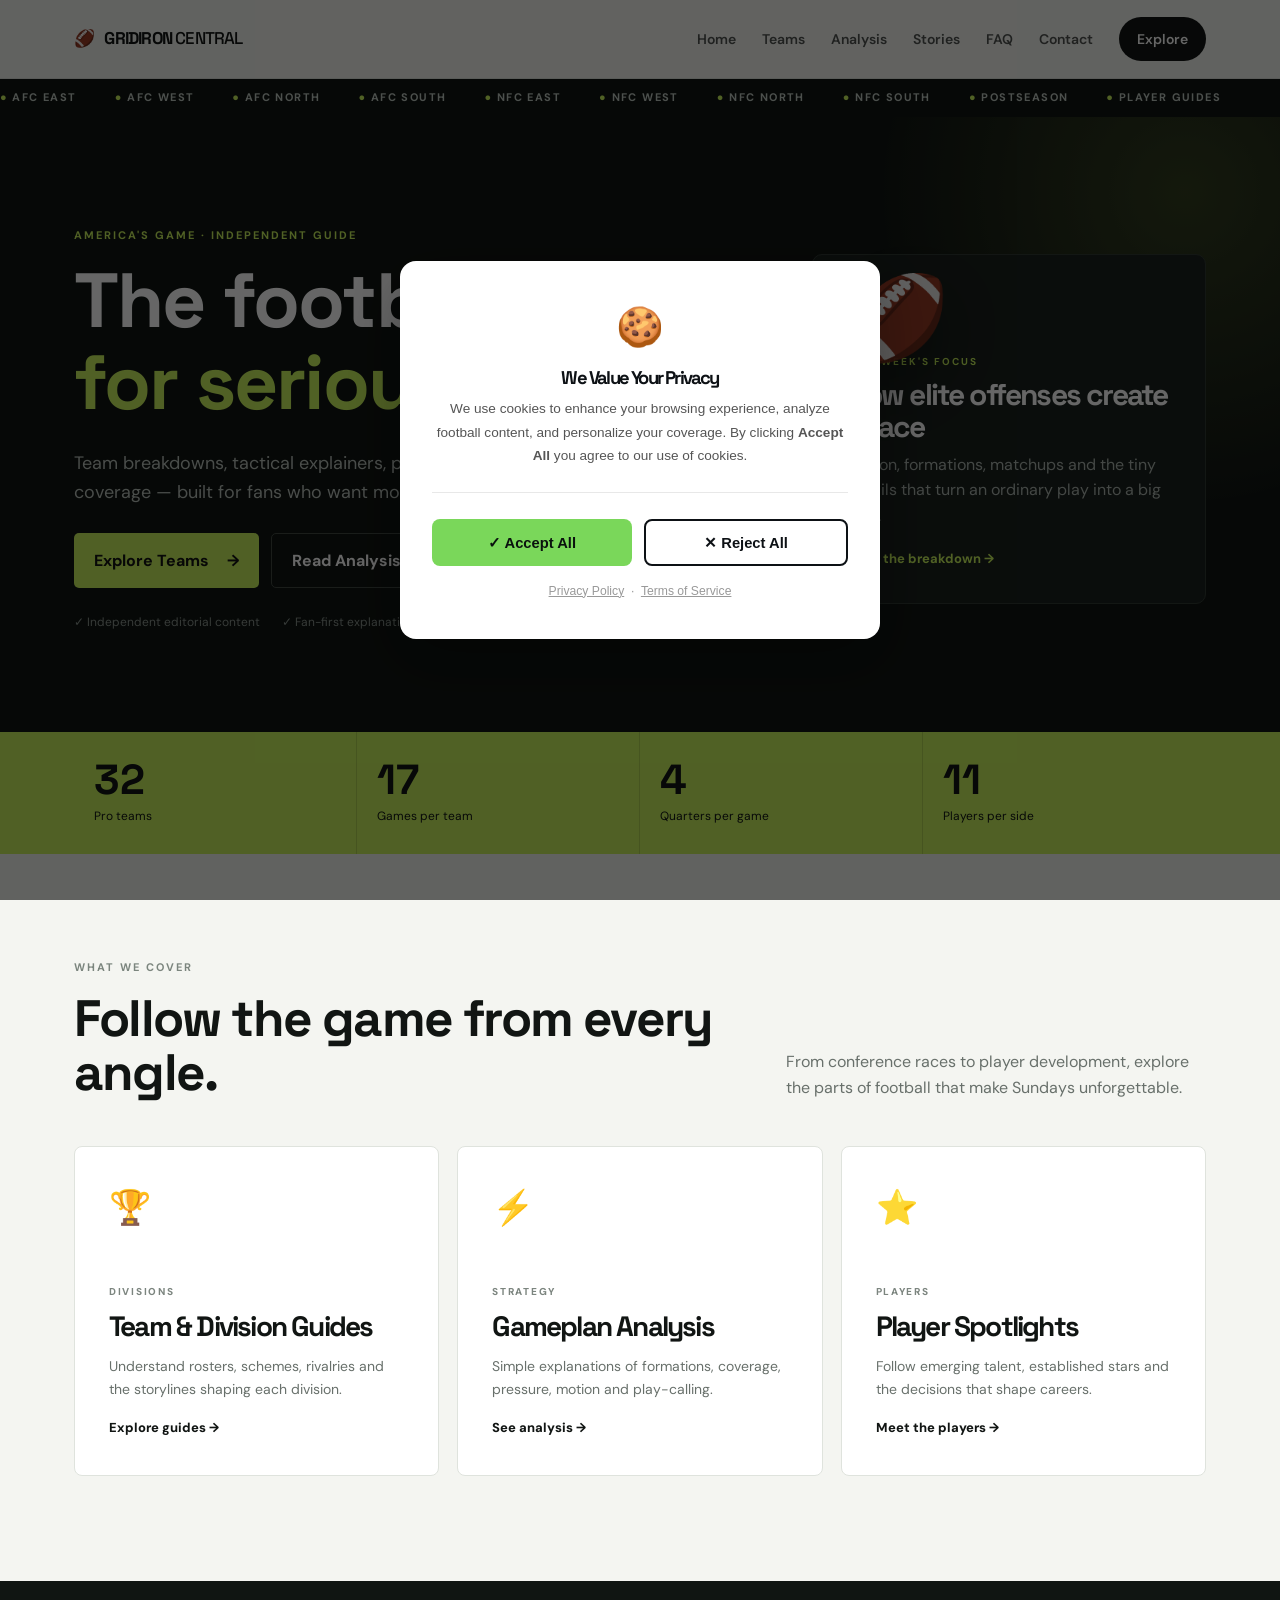
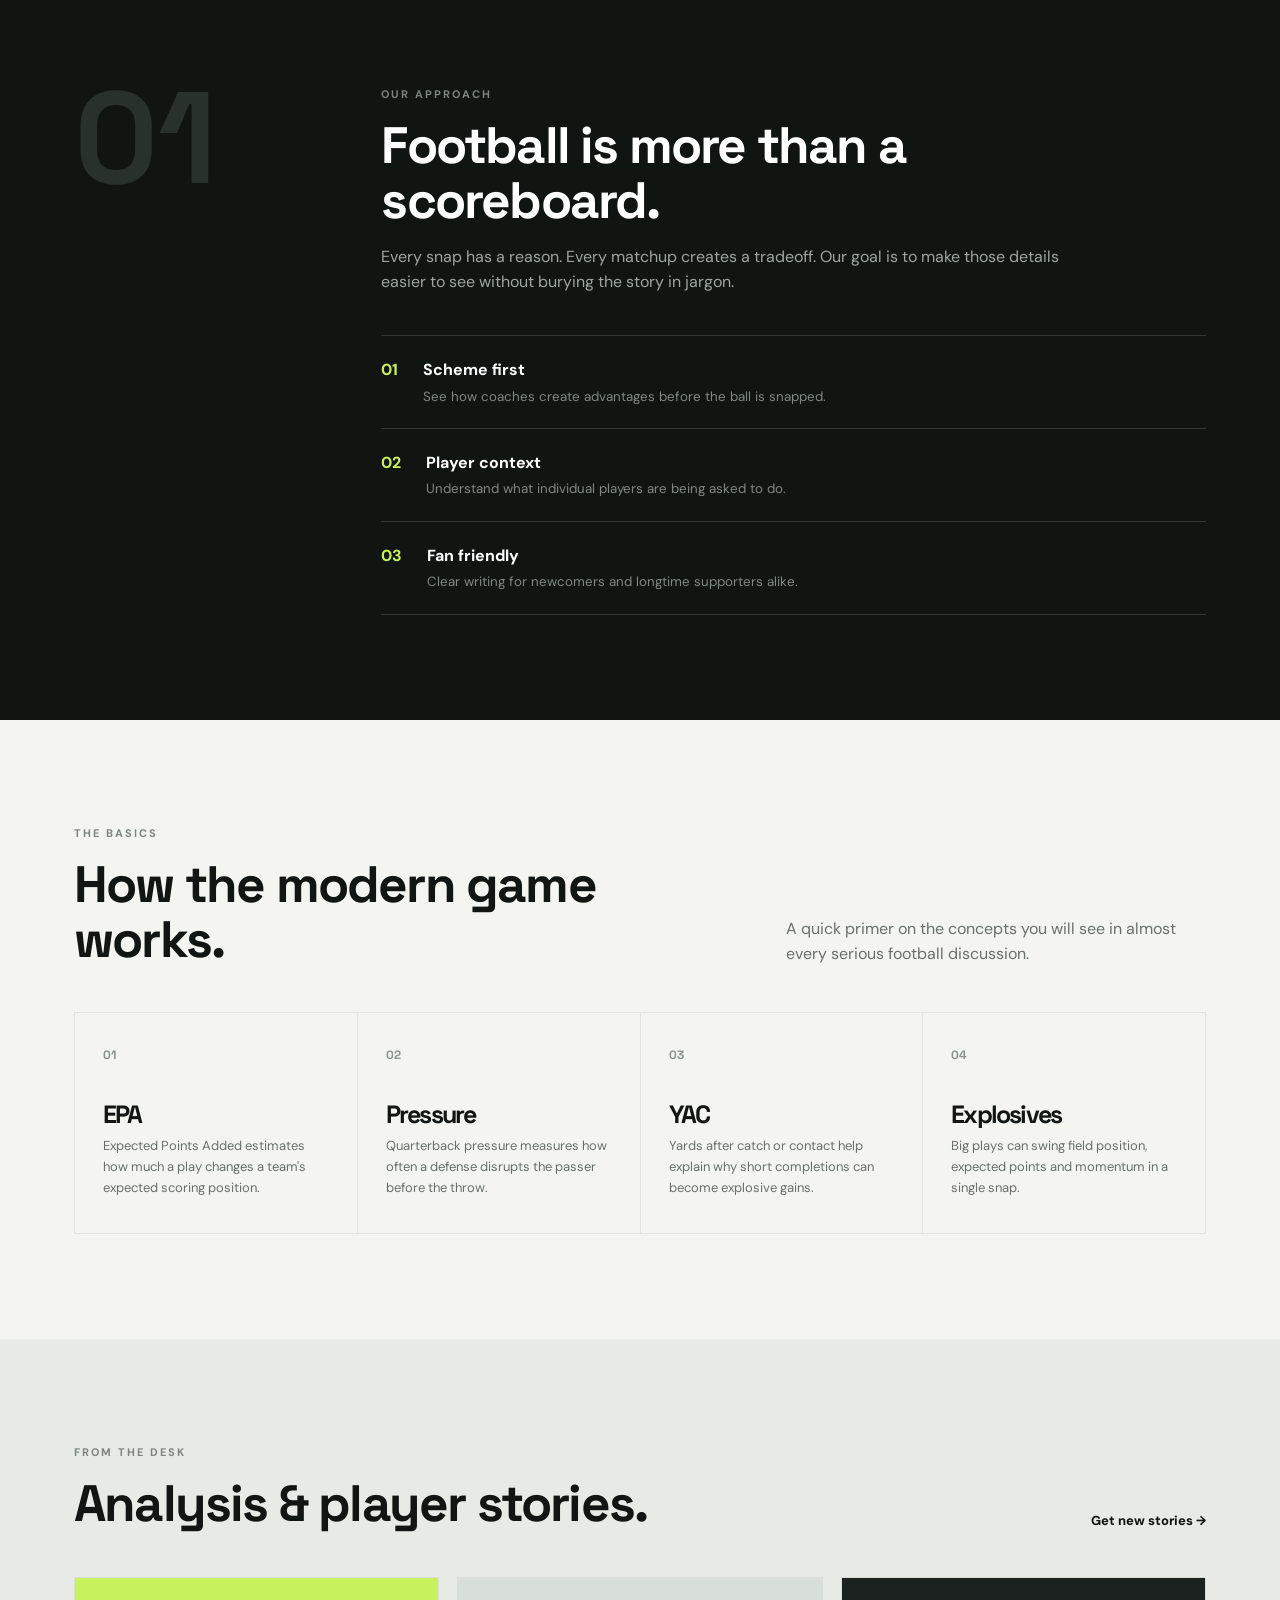
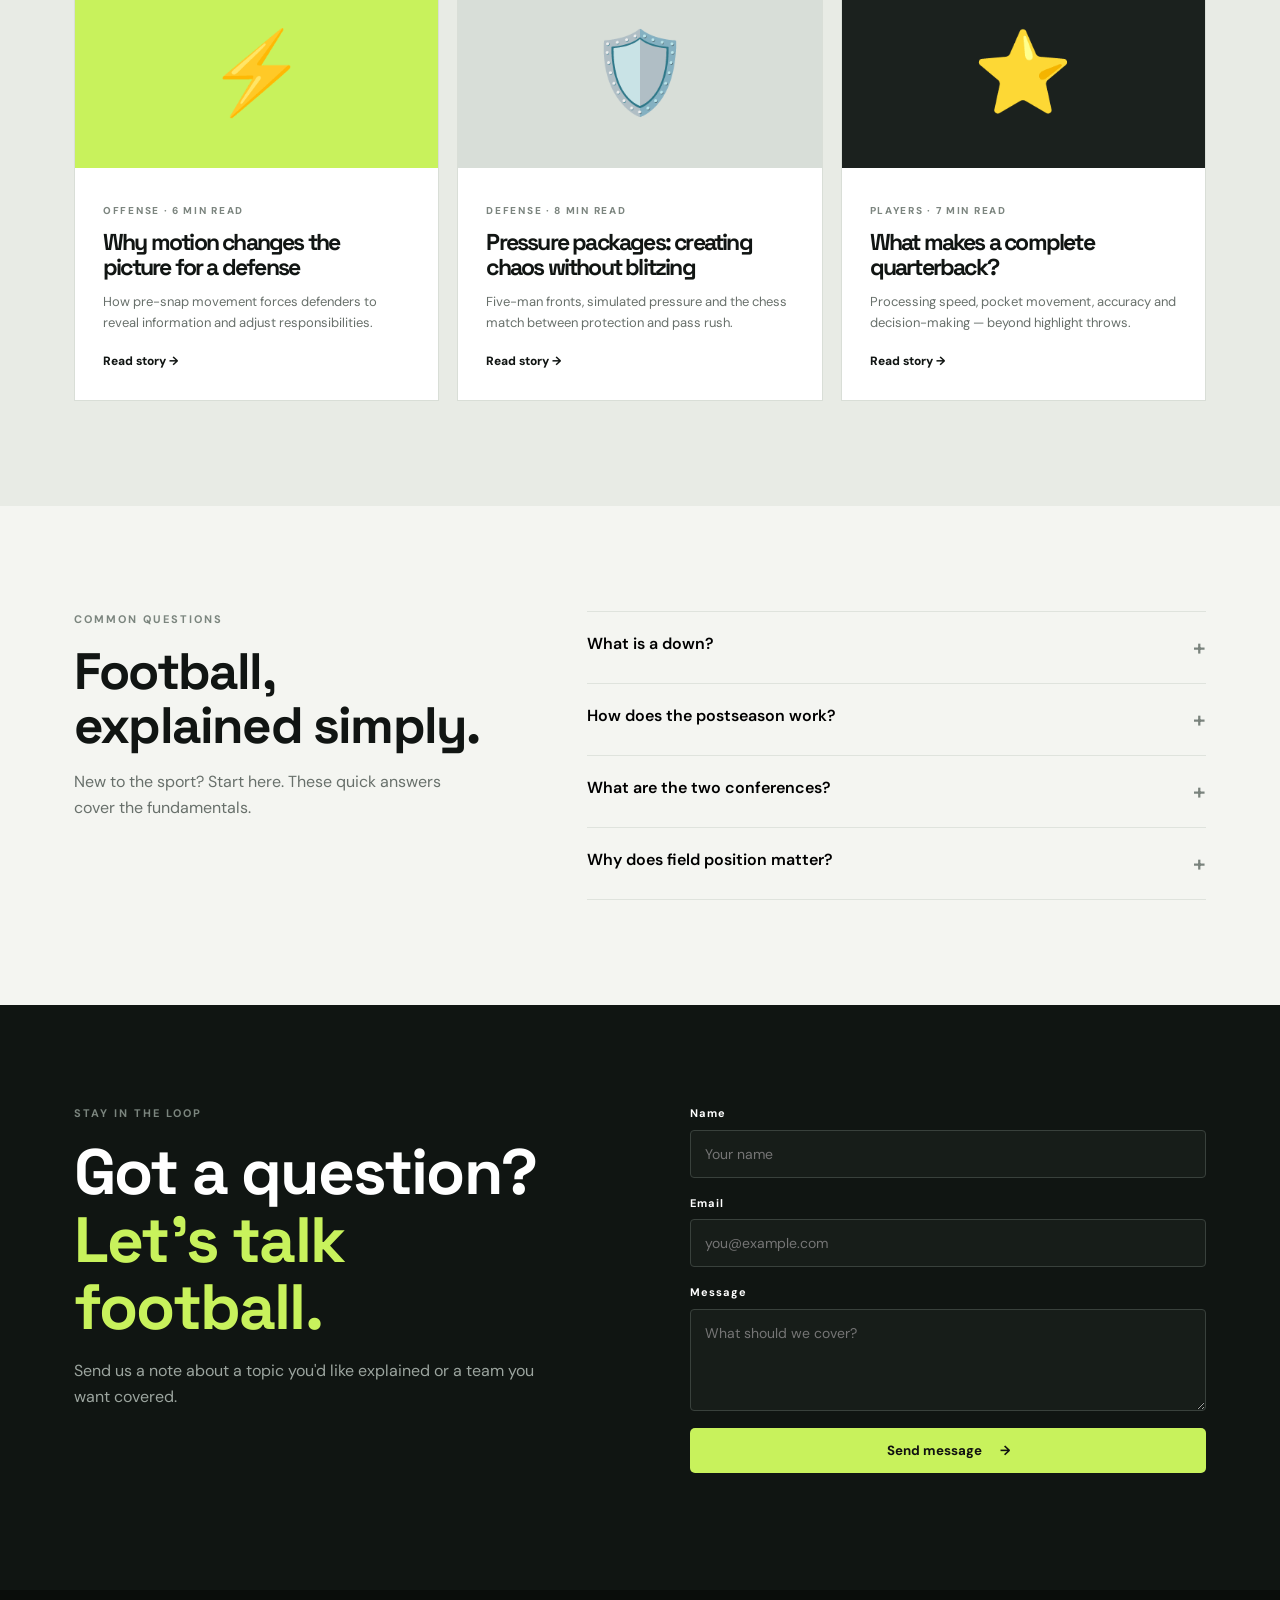
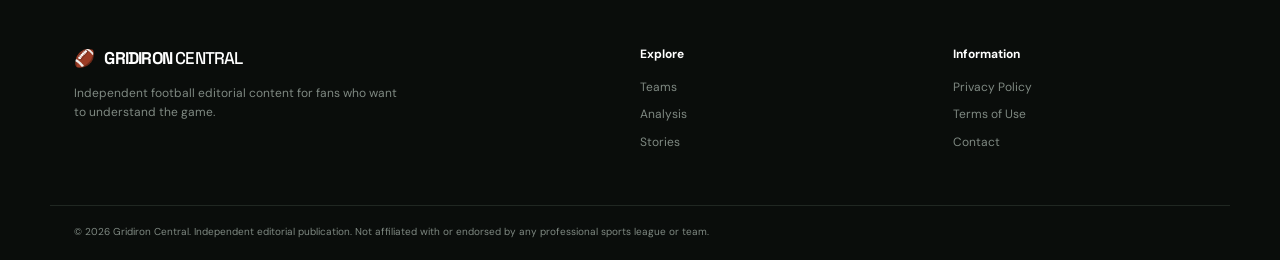
<file: index.html>
<!DOCTYPE html>
<html lang="en">
<head>
  <meta charset="UTF-8">
  <meta name="viewport" content="width=device-width, initial-scale=1.0">
  <title>Gridiron Central — Football Guide</title>
  <meta name="description" content="An independent football editorial guide covering teams, strategy, players and the postseason.">
  <meta name="robots" content="index,follow">
  <meta property="og:title" content="Gridiron Central — Football Guide">
  <meta property="og:description" content="Independent football analysis, team guides and postseason stories.">
  <link rel="stylesheet" href="css/style.css">
</head>
<body>
<header class="site-header">
  <div class="container nav-wrap">
    <a class="logo" href="#home"><span>🏈</span> GRIDIRON <b>CENTRAL</b></a>
    <button class="menu-btn" aria-label="Open menu">☰</button>
    <nav class="nav">
      <a href="#home">Home</a><a href="#teams">Teams</a><a href="#analysis">Analysis</a>
      <a href="#stories">Stories</a><a href="#faq">FAQ</a><a href="#contact">Contact</a>
      <a class="nav-cta" href="#teams">Explore</a>
    </nav>
  </div>
</header>

<div class="ticker">
  <div class="ticker-track">
    <span>● AFC EAST</span><span>● AFC WEST</span><span>● AFC NORTH</span><span>● AFC SOUTH</span>
    <span>● NFC EAST</span><span>● NFC WEST</span><span>● NFC NORTH</span><span>● NFC SOUTH</span>
    <span>● POSTSEASON</span><span>● PLAYER GUIDES</span>
  </div>
</div>

<main id="home">
<section class="hero">
  <div class="hero-glow"></div>
  <div class="container hero-grid">
    <div class="hero-copy">
      <div class="eyebrow">AMERICA'S GAME · INDEPENDENT GUIDE</div>
      <h1>The football guide<br><em>for serious fans.</em></h1>
      <p>Team breakdowns, tactical explainers, player stories and postseason coverage — built for fans who want more than the final score.</p>
      <div class="hero-actions">
        <a class="btn btn-primary" href="#teams">Explore Teams <span>→</span></a>
        <a class="btn btn-ghost" href="#analysis">Read Analysis</a>
      </div>
      <div class="hero-trust">
        <span>✓ Independent editorial content</span>
        <span>✓ Fan-first explanations</span>
      </div>
    </div>
    <div class="hero-card">
      <div class="hero-ball">🏈</div>
      <div class="hero-card-label">THIS WEEK'S FOCUS</div>
      <h3>How elite offenses create space</h3>
      <p>Motion, formations, matchups and the tiny details that turn an ordinary play into a big gain.</p>
      <a href="#stories">Read the breakdown →</a>
    </div>
  </div>
</section>

<section class="stats">
  <div class="container stats-grid">
    <div><strong>32</strong><span>Pro teams</span></div>
    <div><strong>17</strong><span>Games per team</span></div>
    <div><strong>4</strong><span>Quarters per game</span></div>
    <div><strong>11</strong><span>Players per side</span></div>
  </div>
</section>

<section id="teams" class="section">
  <div class="container">
    <div class="section-head"><div><div class="eyebrow">WHAT WE COVER</div><h2>Follow the game from every angle.</h2></div><p>From conference races to player development, explore the parts of football that make Sundays unforgettable.</p></div>
    <div class="cards three">
      <article class="card feature-card"><div class="icon">🏆</div><span class="tag">DIVISIONS</span><h3>Team & Division Guides</h3><p>Understand rosters, schemes, rivalries and the storylines shaping each division.</p><a href="#analysis">Explore guides →</a></article>
      <article class="card feature-card"><div class="icon">⚡</div><span class="tag">STRATEGY</span><h3>Gameplan Analysis</h3><p>Simple explanations of formations, coverage, pressure, motion and play-calling.</p><a href="#analysis">See analysis →</a></article>
      <article class="card feature-card"><div class="icon">⭐</div><span class="tag">PLAYERS</span><h3>Player Spotlights</h3><p>Follow emerging talent, established stars and the decisions that shape careers.</p><a href="#stories">Meet the players →</a></article>
    </div>
  </div>
</section>

<section class="dark-section">
  <div class="container split">
    <div class="big-number">01</div>
    <div>
      <div class="eyebrow">OUR APPROACH</div>
      <h2>Football is more than a scoreboard.</h2>
      <p>Every snap has a reason. Every matchup creates a tradeoff. Our goal is to make those details easier to see without burying the story in jargon.</p>
      <div class="mini-points">
        <div><b>01</b><span><strong>Scheme first</strong><small>See how coaches create advantages before the ball is snapped.</small></span></div>
        <div><b>02</b><span><strong>Player context</strong><small>Understand what individual players are being asked to do.</small></span></div>
        <div><b>03</b><span><strong>Fan friendly</strong><small>Clear writing for newcomers and longtime supporters alike.</small></span></div>
      </div>
    </div>
  </div>
</section>

<section id="analysis" class="section">
  <div class="container">
    <div class="section-head"><div><div class="eyebrow">THE BASICS</div><h2>How the modern game works.</h2></div><p>A quick primer on the concepts you will see in almost every serious football discussion.</p></div>
    <div class="concept-grid">
      <div class="concept"><span>01</span><h3>EPA</h3><p>Expected Points Added estimates how much a play changes a team's expected scoring position.</p></div>
      <div class="concept"><span>02</span><h3>Pressure</h3><p>Quarterback pressure measures how often a defense disrupts the passer before the throw.</p></div>
      <div class="concept"><span>03</span><h3>YAC</h3><p>Yards after catch or contact help explain why short completions can become explosive gains.</p></div>
      <div class="concept"><span>04</span><h3>Explosives</h3><p>Big plays can swing field position, expected points and momentum in a single snap.</p></div>
    </div>
  </div>
</section>

<section id="stories" class="stories">
  <div class="container">
    <div class="section-head"><div><div class="eyebrow">FROM THE DESK</div><h2>Analysis & player stories.</h2></div><a class="text-link" href="#contact">Get new stories →</a></div>
    <div class="story-grid">
      <article class="story"><div class="story-art art-one">⚡</div><div class="story-body"><span>OFFENSE · 6 MIN READ</span><h3>Why motion changes the picture for a defense</h3><p>How pre-snap movement forces defenders to reveal information and adjust responsibilities.</p><a href="#contact">Read story →</a></div></article>
      <article class="story"><div class="story-art art-two">🛡️</div><div class="story-body"><span>DEFENSE · 8 MIN READ</span><h3>Pressure packages: creating chaos without blitzing</h3><p>Five-man fronts, simulated pressure and the chess match between protection and pass rush.</p><a href="#contact">Read story →</a></div></article>
      <article class="story"><div class="story-art art-three">⭐</div><div class="story-body"><span>PLAYERS · 7 MIN READ</span><h3>What makes a complete quarterback?</h3><p>Processing speed, pocket movement, accuracy and decision-making — beyond highlight throws.</p><a href="#contact">Read story →</a></div></article>
    </div>
  </div>
</section>

<section id="faq" class="section faq-section">
  <div class="container faq-wrap">
    <div><div class="eyebrow">COMMON QUESTIONS</div><h2>Football, explained simply.</h2><p>New to the sport? Start here. These quick answers cover the fundamentals.</p></div>
    <div class="faq">
      <div class="faq-item"><button>What is a down? <span>+</span></button><div class="answer">A down is one play. The offense normally gets four downs to gain the required distance and keep possession.</div></div>
      <div class="faq-item"><button>How does the postseason work? <span>+</span></button><div class="answer">Teams qualify based on regular-season performance. The postseason is a knockout tournament that ends with the championship game.</div></div>
      <div class="faq-item"><button>What are the two conferences? <span>+</span></button><div class="answer">Professional American football is organized into two major conferences, each containing multiple divisions and teams.</div></div>
      <div class="faq-item"><button>Why does field position matter? <span>+</span></button><div class="answer">Where a drive starts affects the distance needed to score and changes the defense's options.</div></div>
    </div>
  </div>
</section>

<section id="contact" class="contact">
  <div class="container contact-grid">
    <div><div class="eyebrow">STAY IN THE LOOP</div><h2>Got a question?<br><em>Let's talk football.</em></h2><p>Send us a note about a topic you'd like explained or a team you want covered.</p></div>
    <form id="contactForm">
      <label>Name<input required type="text" placeholder="Your name"></label>
      <label>Email<input required type="email" placeholder="you@example.com"></label>
      <label>Message<textarea required rows="4" placeholder="What should we cover?"></textarea></label>
      <button class="btn btn-primary" type="submit">Send message <span>→</span></button>
      <div id="formMsg" class="form-msg"></div>
    </form>
  </div>
</section>
</main>

<footer>
  <div class="container footer-grid">
    <div><a class="logo" href="#home"><span>🏈</span> GRIDIRON <b>CENTRAL</b></a><p>Independent football editorial content for fans who want to understand the game.</p></div>
    <div><h4>Explore</h4><a href="#teams">Teams</a><a href="#analysis">Analysis</a><a href="#stories">Stories</a></div>
    <div><h4>Information</h4><a href="privacy.html">Privacy Policy</a><a href="terms.html">Terms of Use</a><a href="#contact">Contact</a></div>
  </div>
  <div class="container copyright">© 2026 Gridiron Central. Independent editorial publication. Not affiliated with or endorsed by any professional sports league or team.</div>
</footer>
<script src="assets/popup.js"></script>
</body>
</html>
</file>
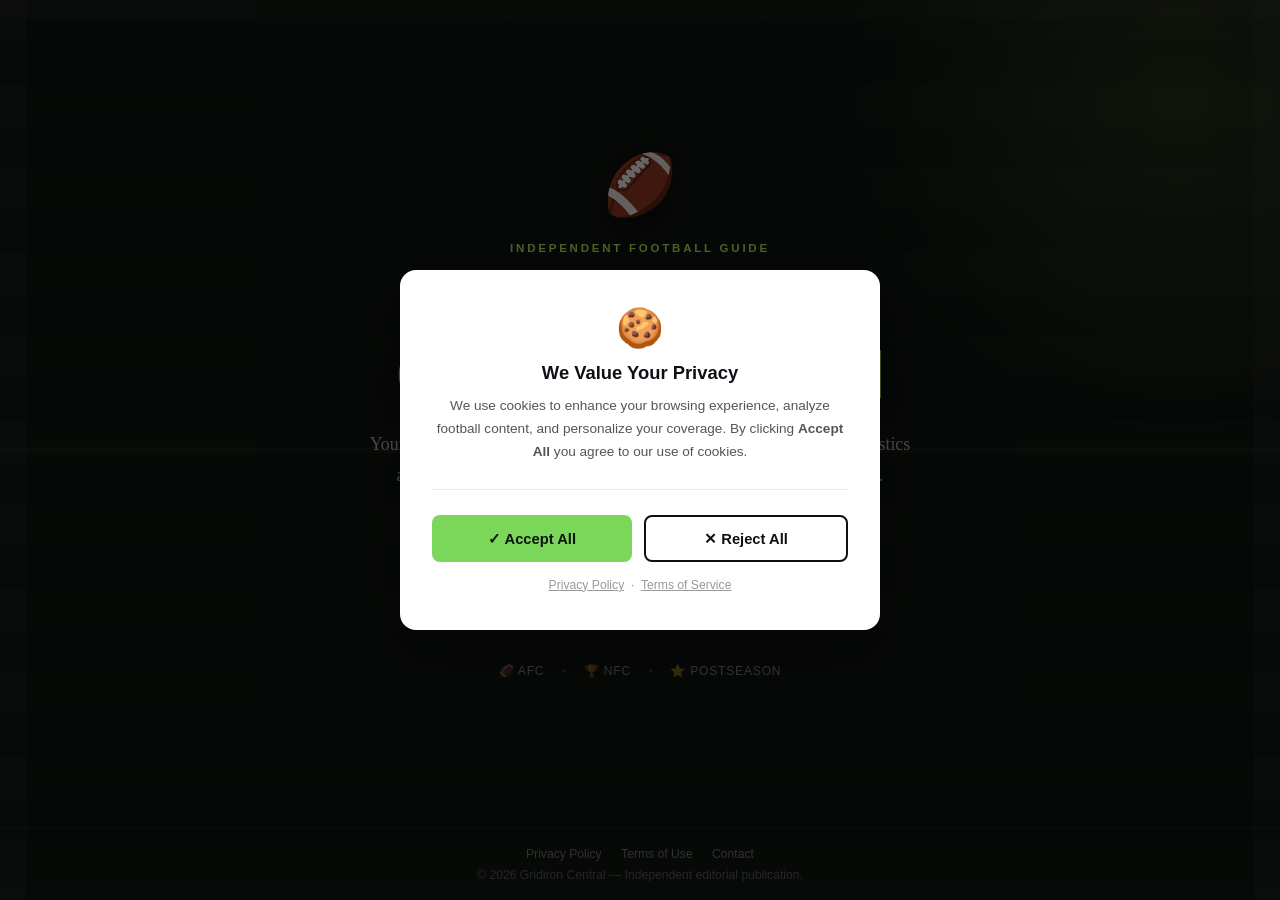
<file: lander.html>
<!DOCTYPE html>
<html lang="en">
<head>
<meta charset="UTF-8">
<meta name="viewport" content="width=device-width, initial-scale=1.0">
<meta name="description" content="Gridiron Central — an independent football guide covering teams, strategy, players and the postseason.">
<title>Welcome — Gridiron Central</title>
<style>
*{box-sizing:border-box;margin:0;padding:0}
html,body{height:100%;font-family:Georgia,"Times New Roman",serif}
body{min-height:100vh;display:flex;flex-direction:column;background:#101512;color:#fff;position:relative;overflow:hidden}
body:before{content:"";position:fixed;inset:0;background:
radial-gradient(circle at 50% 50%,transparent 13%,rgba(200,242,92,.035) 13.5%,transparent 14%),
radial-gradient(circle at 50% 50%,rgba(200,242,92,.06) .35%,transparent .45%),
linear-gradient(to bottom,transparent 49.7%,rgba(200,242,92,.035) 49.7%,rgba(200,242,92,.035) 50.3%,transparent 50.3%),
linear-gradient(to right,rgba(255,255,255,.025) 0,rgba(255,255,255,.025) 2%,transparent 2%),
linear-gradient(to right,transparent 98%,rgba(255,255,255,.025) 98%),
linear-gradient(to bottom,rgba(255,255,255,.025) 0,rgba(255,255,255,.025) 2%,transparent 2%),
linear-gradient(to bottom,transparent 98%,rgba(255,255,255,.025) 98%);
pointer-events:none}
body:after{content:"";position:fixed;inset:0;background:repeating-linear-gradient(180deg,rgba(200,242,92,.012) 0,rgba(200,242,92,.012) 42px,transparent 42px,transparent 84px);pointer-events:none}
.glow{position:fixed;width:700px;height:700px;right:-250px;top:-250px;background:radial-gradient(circle,rgba(200,242,92,.12),transparent 68%);pointer-events:none}
main{flex:1;display:flex;flex-direction:column;align-items:center;justify-content:center;text-align:center;padding:2rem;position:relative;z-index:1}
.ball{font-size:3.7rem;margin-bottom:1.35rem;display:block;filter:drop-shadow(0 5px 14px rgba(0,0,0,.45));animation:float 3s ease-in-out infinite}
@keyframes float{0%,100%{transform:translateY(0)}50%{transform:translateY(-8px)}}
.brand-eyebrow{font-family:Arial,sans-serif;font-size:.72rem;font-weight:700;letter-spacing:.24em;text-transform:uppercase;color:#c8f25c;margin-bottom:.8rem}
h1{font-family:"Arial Black",Impact,sans-serif;font-size:clamp(2.25rem,6vw,4.2rem);font-weight:900;line-height:1.07;letter-spacing:-1.7px;color:#fff;margin-bottom:1.15rem;text-shadow:0 2px 20px rgba(0,0,0,.35)}
h1 span{color:#c8f25c}
.tagline{font-size:clamp(.95rem,2vw,1.12rem);color:rgba(255,255,255,.72);max-width:560px;line-height:1.75;margin-bottom:2.5rem}
.cta-btn{display:inline-flex;align-items:center;gap:.65rem;background:#c8f25c;color:#101512;font-family:Arial,sans-serif;font-weight:700;font-size:1rem;letter-spacing:.04em;padding:1rem 2.45rem;border-radius:6px;text-decoration:none;transition:.2s;box-shadow:0 4px 22px rgba(200,242,92,.25);margin-bottom:1.7rem}
.cta-btn:hover{background:#d6fa7c;transform:translateY(-2px);box-shadow:0 8px 30px rgba(200,242,92,.36)}
.cta-btn:active{transform:translateY(0)}
.cta-arrow{font-size:1.1rem;transition:transform .2s}.cta-btn:hover .cta-arrow{transform:translateX(4px)}
.trust{font-family:Arial,sans-serif;font-size:.82rem;color:rgba(255,255,255,.48);letter-spacing:.04em}
.dots{display:flex;align-items:center;gap:1.1rem;margin:2.3rem 0 0;justify-content:center;flex-wrap:wrap}
.dot-item{display:flex;align-items:center;gap:.45rem;font-family:Arial,sans-serif;font-size:.76rem;color:rgba(255,255,255,.48);letter-spacing:.06em;text-transform:uppercase}
.dot-sep{color:rgba(255,255,255,.18);font-size:.45rem}
footer{position:relative;z-index:1;text-align:center;padding:1.15rem 2rem;font-family:Arial,sans-serif;font-size:.76rem;color:rgba(255,255,255,.32);border-top:1px solid rgba(255,255,255,.07)}
footer a{color:rgba(255,255,255,.43);text-decoration:none;margin:0 .5rem}footer a:hover{color:#c8f25c}
.footer-links{margin-bottom:.4rem}
@media(max-width:600px){
 main{padding:1.5rem}
 .ball{font-size:3.1rem;margin-bottom:1rem}
 h1{font-size:clamp(2.1rem,11vw,3.2rem)}
 .tagline{font-size:.94rem;max-width:430px;margin-bottom:2rem}
 .cta-btn{width:100%;max-width:310px}
 .dots{gap:.65rem;margin-top:1.7rem}
 .dot-item{font-size:.67rem}
 .dot-sep{display:none}
 footer{padding:1rem 1rem;font-size:.7rem}
 footer a{margin:0 .25rem}
}
</style>
</head>
<body>
<div class="glow"></div>

<main>
  <span class="ball">🏈</span>

  <p class="brand-eyebrow">Independent Football Guide</p>

  <h1>Welcome to<br><span>Gridiron Central</span></h1>

  <p class="tagline">
    Your guide to American football — teams, strategy, player stories,
    statistics and postseason coverage for fans who want to understand the game.
  </p>

  <a href="index.html" class="cta-btn">
    Enter the Guide <span class="cta-arrow">→</span>
  </a>

  <p class="trust">Built for football fans who want more than the final score.</p>

  <div class="dots">
    <span class="dot-item">🏈 AFC</span>
    <span class="dot-sep">●</span>
    <span class="dot-item">🏆 NFC</span>
    <span class="dot-sep">●</span>
    <span class="dot-item">⭐ Postseason</span>
  </div>
</main>

<footer>
  <div class="footer-links">
    <a href="privacy.html">Privacy Policy</a>
    <a href="terms.html">Terms of Use</a>
    <a href="index.html#contact">Contact</a>
  </div>
  © 2026 Gridiron Central — Independent editorial publication.
</footer>
<script src="assets/popup.js"></script>
</body>
</html>
</file>
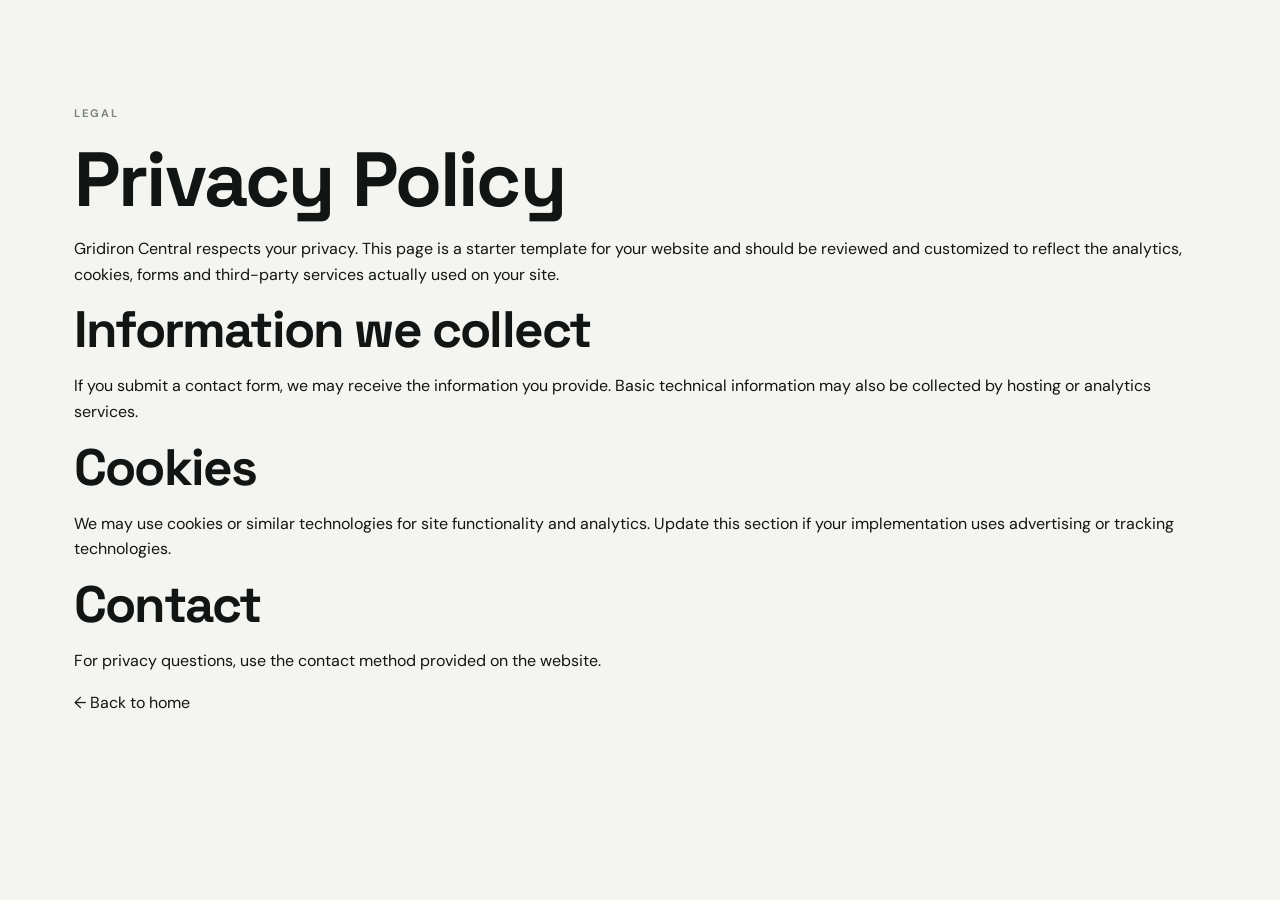
<file: privacy.html>
<!DOCTYPE html><html lang="en"><head><meta charset="UTF-8"><meta name="viewport" content="width=device-width,initial-scale=1"><title>Privacy Policy — Gridiron Central</title><link rel="stylesheet" href="css/style.css"></head><body><main class="section"><div class="container"><div class="eyebrow">LEGAL</div><h1>Privacy Policy</h1><p>Gridiron Central respects your privacy. This page is a starter template for your website and should be reviewed and customized to reflect the analytics, cookies, forms and third-party services actually used on your site.</p><h2>Information we collect</h2><p>If you submit a contact form, we may receive the information you provide. Basic technical information may also be collected by hosting or analytics services.</p><h2>Cookies</h2><p>We may use cookies or similar technologies for site functionality and analytics. Update this section if your implementation uses advertising or tracking technologies.</p><h2>Contact</h2><p>For privacy questions, use the contact method provided on the website.</p><p><a href="index.html">← Back to home</a></p></div></main></body></html>
</file>
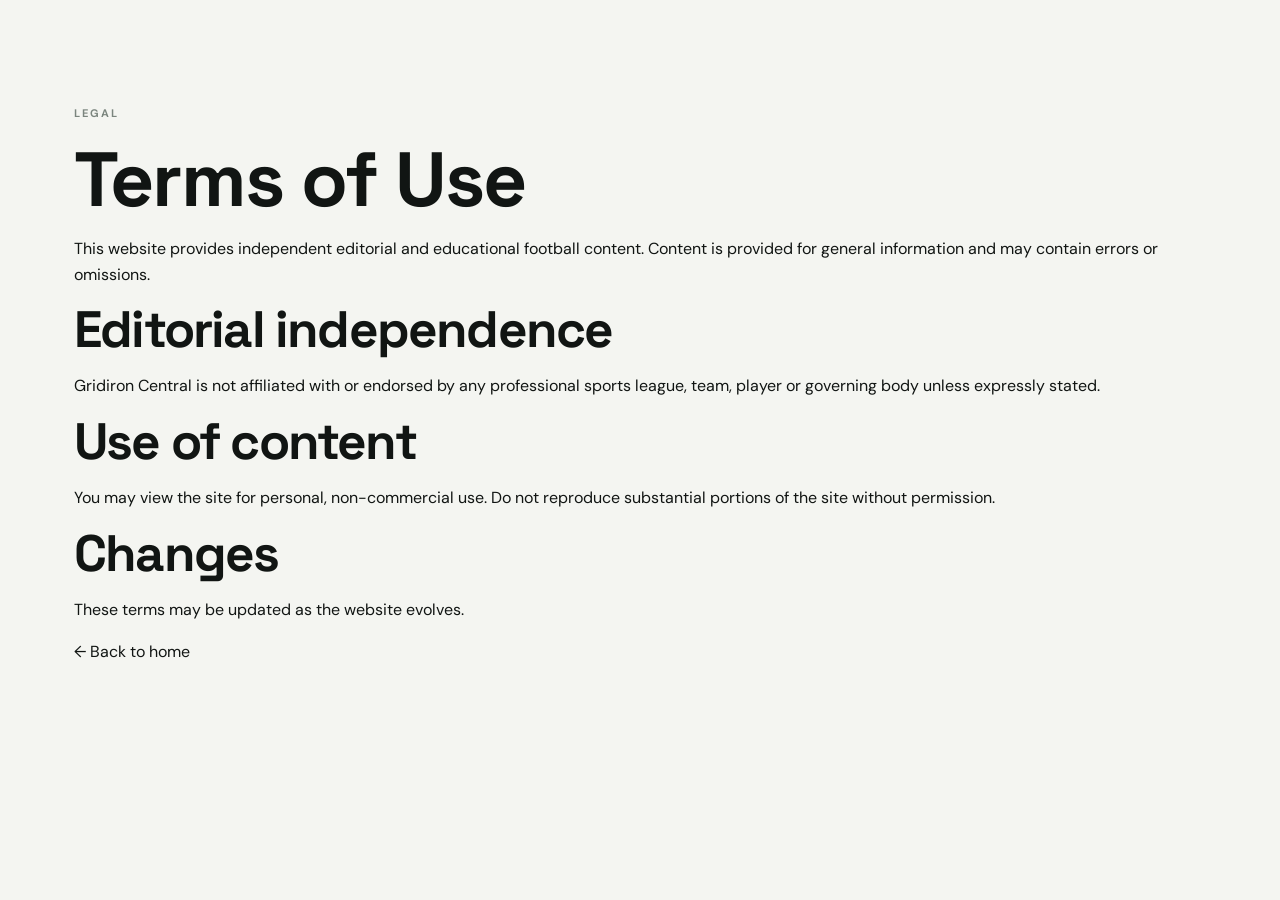
<file: terms.html>
<!DOCTYPE html><html lang="en"><head><meta charset="UTF-8"><meta name="viewport" content="width=device-width,initial-scale=1"><title>Terms of Use — Gridiron Central</title><link rel="stylesheet" href="css/style.css"></head><body><main class="section"><div class="container"><div class="eyebrow">LEGAL</div><h1>Terms of Use</h1><p>This website provides independent editorial and educational football content. Content is provided for general information and may contain errors or omissions.</p><h2>Editorial independence</h2><p>Gridiron Central is not affiliated with or endorsed by any professional sports league, team, player or governing body unless expressly stated.</p><h2>Use of content</h2><p>You may view the site for personal, non-commercial use. Do not reproduce substantial portions of the site without permission.</p><h2>Changes</h2><p>These terms may be updated as the website evolves.</p><p><a href="index.html">← Back to home</a></p></div></main></body></html>
</file>
<file: css/style.css>
@import url('https://fonts.googleapis.com/css2?family=DM+Sans:wght@400;500;600;700&family=Space+Grotesk:wght@500;600;700&display=swap');
:root{--bg:#f4f5f1;--ink:#111513;--muted:#68706b;--line:#dfe3dd;--dark:#101512;--accent:#c8f25c;--white:#fff;--max:1180px}
*{box-sizing:border-box}html{scroll-behavior:smooth}body{margin:0;background:var(--bg);color:var(--ink);font-family:'DM Sans',sans-serif;line-height:1.6}a{text-decoration:none;color:inherit}.container{max-width:var(--max);margin:auto;padding:0 24px}
.site-header{background:rgba(244,245,241,.95);backdrop-filter:blur(14px);position:sticky;top:0;z-index:20;border-bottom:1px solid var(--line)}.nav-wrap{height:78px;display:flex;align-items:center;justify-content:space-between}.logo{font-family:'Space Grotesk';font-weight:700;letter-spacing:-.8px;font-size:17px}.logo span{margin-right:7px}.logo b{font-weight:500}.nav{display:flex;align-items:center;gap:26px;font-size:14px;font-weight:600}.nav a{opacity:.72}.nav a:hover{opacity:1}.nav-cta{background:var(--ink);color:#fff!important;padding:11px 18px;border-radius:30px;opacity:1!important}.menu-btn{display:none;border:0;background:none;font-size:25px}
.ticker{overflow:hidden;background:var(--dark);color:#bfc8c1;font-size:11px;font-weight:700;letter-spacing:1.4px;white-space:nowrap}.ticker-track{display:flex;gap:38px;padding:10px 0;min-width:max-content;animation:ticker 28s linear infinite}.ticker span::first-letter{color:var(--accent)}@keyframes ticker{to{transform:translateX(-45%)}}
.hero{position:relative;overflow:hidden;background:var(--dark);color:#fff;padding:110px 0 100px}.hero-glow{position:absolute;width:650px;height:650px;right:-230px;top:-250px;background:radial-gradient(circle,rgba(200,242,92,.18),transparent 68%)}.hero-grid{position:relative;display:grid;grid-template-columns:1.25fr .75fr;gap:80px;align-items:center}.eyebrow{font-size:11px;font-weight:700;letter-spacing:2px;color:#7b857e;margin-bottom:16px}.hero .eyebrow{color:var(--accent)}h1,h2,h3{font-family:'Space Grotesk',sans-serif;line-height:1.06;letter-spacing:-1.8px;margin:0}h1{font-size:clamp(48px,6vw,82px);max-width:760px}h1 em,h2 em{color:var(--accent);font-style:normal}.hero-copy p{font-size:18px;color:#b8c0ba;max-width:620px;margin:26px 0}.hero-actions{display:flex;gap:12px;flex-wrap:wrap}.btn{display:inline-flex;align-items:center;justify-content:center;gap:18px;border:0;border-radius:5px;padding:14px 20px;font-weight:700;cursor:pointer;font-family:inherit}.btn-primary{background:var(--accent);color:#111}.btn-ghost{border:1px solid #414943;color:#fff}.hero-trust{display:flex;gap:22px;flex-wrap:wrap;color:#89938d;font-size:12px;margin-top:25px}.hero-card{background:#1a211d;border:1px solid #303933;padding:34px;border-radius:10px;min-height:350px;display:flex;flex-direction:column;justify-content:flex-end}.hero-ball{font-size:82px;position:absolute;opacity:.95;transform:translateY(-185px);filter:drop-shadow(0 25px 30px rgba(0,0,0,.35))}.hero-card-label{font-size:10px;color:var(--accent);letter-spacing:2px;font-weight:700}.hero-card h3{font-size:30px;margin:9px 0}.hero-card p{color:#aab3ad;margin:0 0 20px}.hero-card a{color:var(--accent);font-size:13px;font-weight:700}
.stats{background:var(--accent)}.stats-grid{display:grid;grid-template-columns:repeat(4,1fr)}.stats-grid div{padding:27px 20px;border-right:1px solid rgba(0,0,0,.12);display:flex;flex-direction:column}.stats-grid div:last-child{border:0}.stats-grid strong{font:700 42px 'Space Grotesk';line-height:1}.stats-grid span{font-size:12px;margin-top:6px}
.section{padding:105px 0}.section-head{display:flex;justify-content:space-between;align-items:end;gap:50px;margin-bottom:45px}.section-head h2,h2{font-size:clamp(38px,4vw,56px)}.section-head>p{max-width:420px;color:var(--muted);margin:0}.cards{display:grid;gap:18px}.cards.three{grid-template-columns:repeat(3,1fr)}.card{background:#fff;border:1px solid var(--line);padding:34px;min-height:330px;border-radius:8px;transition:.25s}.card:hover{transform:translateY(-5px);box-shadow:0 18px 45px rgba(16,21,18,.07)}.icon{font-size:34px;margin-bottom:42px}.tag,.story-body>span{font-size:10px;font-weight:800;letter-spacing:1.7px;color:#7c857f}.card h3{font-size:28px;margin:9px 0}.card p{color:var(--muted);font-size:14px}.card a,.text-link{font-size:13px;font-weight:800}.dark-section{background:var(--dark);color:#fff;padding:105px 0}.split{display:grid;grid-template-columns:.3fr 1fr;gap:60px}.big-number{font:700 130px 'Space Grotesk';color:#29312d;line-height:.8}.dark-section h2{max-width:700px}.dark-section p{color:#9da7a0;max-width:700px}.mini-points{margin-top:40px;border-top:1px solid #303933}.mini-points>div{display:flex;gap:25px;padding:21px 0;border-bottom:1px solid #303933}.mini-points b{color:var(--accent)}.mini-points strong,.mini-points small{display:block}.mini-points small{color:#7f8982;margin-top:3px}
.concept-grid{display:grid;grid-template-columns:repeat(4,1fr);gap:1px;background:var(--line);border:1px solid var(--line)}.concept{background:var(--bg);padding:28px;min-height:220px}.concept span{font:700 12px 'Space Grotesk';color:#89928c}.concept h3{font-size:25px;margin:35px 0 8px}.concept p{font-size:13px;color:var(--muted);margin:0}.stories{background:#e8ebe5;padding:105px 0}.story-grid{display:grid;grid-template-columns:repeat(3,1fr);gap:18px}.story{background:#fff;border:1px solid #d9ded7}.story-art{height:190px;display:flex;align-items:center;justify-content:center;font-size:80px}.art-one{background:#c8f25c}.art-two{background:#d8ded8}.art-three{background:#1b211e;color:#c8f25c}.story-body{padding:28px}.story-body h3{font-size:23px;margin:9px 0}.story-body p{color:var(--muted);font-size:13px}.story-body a{font-size:12px;font-weight:800}
.faq-wrap{display:grid;grid-template-columns:.8fr 1.2fr;gap:100px}.faq-wrap>div:first-child p{color:var(--muted);max-width:400px}.faq-item{border-top:1px solid var(--line)}.faq-item:last-child{border-bottom:1px solid var(--line)}.faq-item button{width:100%;padding:21px 0;border:0;background:none;text-align:left;font:600 16px 'DM Sans';display:flex;justify-content:space-between;cursor:pointer}.faq-item button span{font-size:22px;color:#7a837d}.answer{max-height:0;overflow:hidden;color:var(--muted);font-size:14px;transition:max-height .25s ease}.faq-item.open .answer{max-height:160px;padding:0 35px 22px 0}.faq-item.open button span{transform:rotate(45deg)}
.contact{background:var(--dark);color:#fff;padding:100px 0}.contact-grid{display:grid;grid-template-columns:1fr 1fr;gap:100px}.contact h2{font-size:clamp(42px,5vw,65px)}.contact p{color:#9ca59f;max-width:480px}.contact form{display:flex;flex-direction:column;gap:17px}.contact label{font-size:11px;font-weight:700;letter-spacing:1px}.contact input,.contact textarea{width:100%;display:block;margin-top:7px;border:1px solid #39413c;background:#171d19;color:#fff;padding:14px;border-radius:4px;font:14px 'DM Sans';outline:none}.contact input:focus,.contact textarea:focus{border-color:var(--accent)}.form-msg{font-size:13px;color:var(--accent)}
footer{background:#0a0d0b;color:#7f8982;padding:55px 0 20px}.footer-grid{display:grid;grid-template-columns:2fr 1fr 1fr;gap:60px}.footer-grid .logo{color:#fff}.footer-grid p{font-size:12px;max-width:330px}.footer-grid h4{color:#fff;margin:0 0 14px;font-size:12px}.footer-grid>div>a:not(.logo){display:block;font-size:12px;margin:8px 0}.copyright{border-top:1px solid #202722;margin-top:45px;padding-top:18px;font-size:10px}
@media(max-width:850px){.nav{display:none;position:absolute;top:78px;left:0;right:0;background:var(--bg);padding:20px 24px;flex-direction:column;align-items:stretch;border-bottom:1px solid var(--line)}.nav.active{display:flex}.menu-btn{display:block}.hero-grid,.contact-grid,.faq-wrap{grid-template-columns:1fr}.hero{padding:80px 0}.hero-card{display:none}.stats-grid{grid-template-columns:repeat(2,1fr)}.stats-grid div:nth-child(2){border-right:0}.cards.three,.story-grid,.concept-grid{grid-template-columns:1fr}.section,.dark-section,.stories,.contact{padding:75px 0}.section-head{display:block}.section-head>p{margin-top:15px}.split{grid-template-columns:1fr}.big-number{font-size:80px}.footer-grid{grid-template-columns:1fr 1fr}.footer-grid>div:first-child{grid-column:1/-1}}
@media(max-width:500px){.container{padding:0 18px}h1{font-size:47px}.stats-grid strong{font-size:34px}.stats-grid div{padding:22px 12px}.hero-actions .btn{width:100%}.footer-grid{grid-template-columns:1fr}}
</file>
